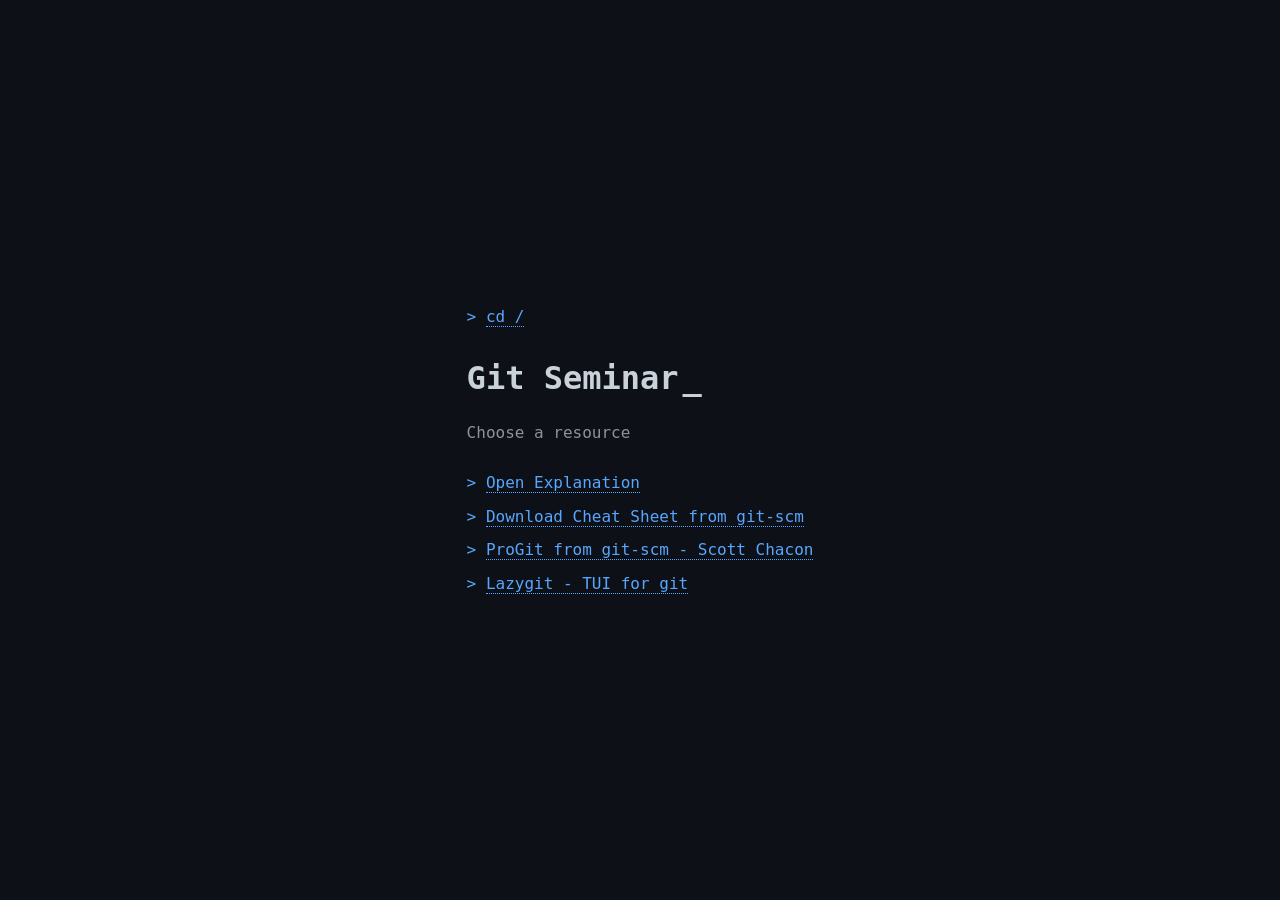
<file: docs/index.html>
<!doctype html>
<html lang="en">
  <head>
    <meta charset="UTF-8" />
    <meta name="viewport" content="width=device-width, initial-scale=1.0" />

    <!-- FIXED: correct rel + type -->
    <link rel="stylesheet" href="style.css" />

    <title>Git Seminar</title>
  </head>

  <body class="home">
    <main>
      <p class="prompt"><a href="https://develssn.github.io/">cd /</a></p>
      <div class="block">
        <h1 class="cursor">Git Seminar</h1>
        <p class="muted">Choose a resource</p>
      </div>

      <div class="block">
        <p class="prompt">
          <a href="explanation.html">Open Explanation</a>
        </p>

        <p class="prompt">
          <a href="cheat-sheet.pdf" target="_blank"
            >Download Cheat Sheet from git-scm</a
          >
        </p>

        <p class="prompt">
          <a href="https://git-scm.com/book/en/v2" target="_blank"
            >ProGit from git-scm - Scott Chacon</a
          >
        </p>

        <p class="prompt">
          <a href="https://github.com/jesseduffield/lazygit" target="_blank"
            >Lazygit - TUI for git</a
          >
        </p>
      </div>
    </main>
  </body>
</html>
</file>
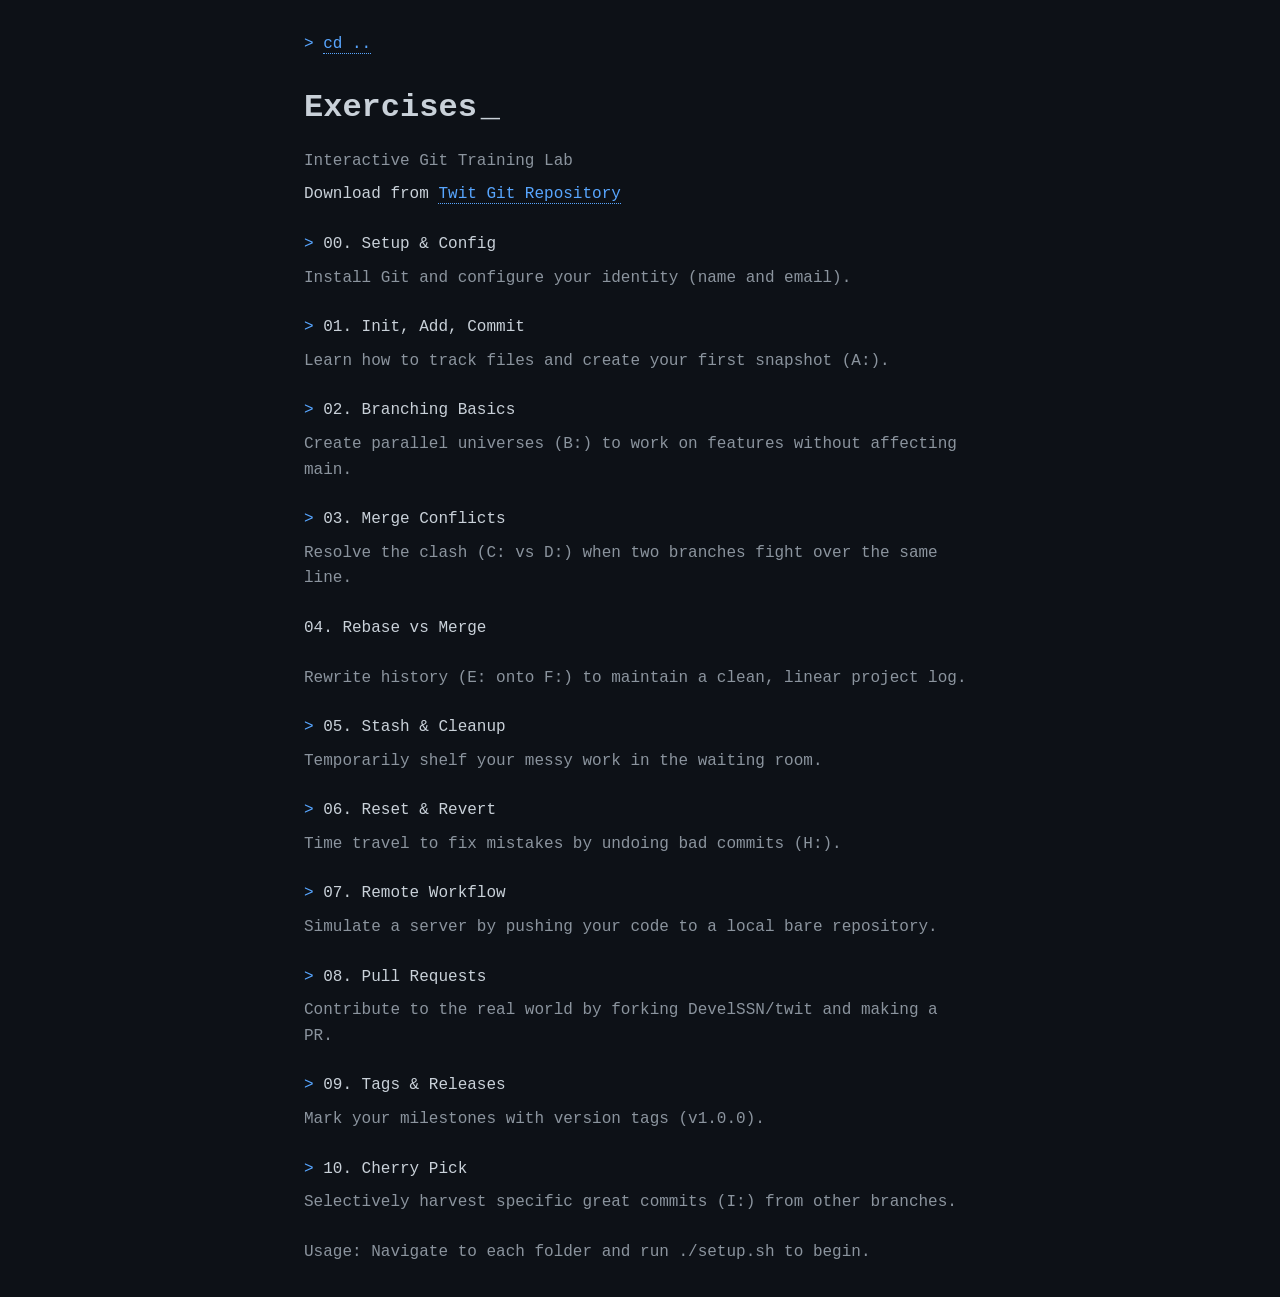
<file: docs/exercises.html>
<!doctype html>
<html lang="en">
  <head>
    <meta charset="UTF-8" />
    <meta name="viewport" content="width=device-width, initial-scale=1.0" />
    <link rel="stylesheet" href="style.css" />
    <title>Git Exercises - Twit</title>
  </head>
  <body>
    <main>
      <p class="prompt"><a href="/">cd ..</a></p>

      <div class="block">
        <h1 class="cursor">Exercises</h1>
        <p class="muted">Interactive Git Training Lab</p>
        <p>
          Download from
          <a href="https://github.com/DevelSSN/twit.git">Twit Git Repository</a>
        </p>
      </div>

      <div class="block">
        <div class="project">
          <p class="prompt">00. Setup & Config</p>
          <p class="muted">
            Install Git and configure your identity (name and email).
          </p>
        </div>

        <div class="project">
          <p class="prompt">01. Init, Add, Commit</p>
          <p class="muted">
            Learn how to track files and create your first snapshot (A:).
          </p>
        </div>

        <div class="project">
          <p class="prompt">02. Branching Basics</p>
          <p class="muted">
            Create parallel universes (B:) to work on features without affecting
            main.
          </p>
        </div>

        <div class="project">
          <p class="prompt">03. Merge Conflicts</p>
          <p class="muted">
            Resolve the clash (C: vs D:) when two branches fight over the same
            line.
          </p>
        </div>

        <div class="project">
          <p class="project">04. Rebase vs Merge</p>
          <p class="muted">
            Rewrite history (E: onto F:) to maintain a clean, linear project
            log.
          </p>
        </div>

        <div class="project">
          <p class="prompt">05. Stash & Cleanup</p>
          <p class="muted">
            Temporarily shelf your messy work in the waiting room.
          </p>
        </div>

        <div class="project">
          <p class="prompt">06. Reset & Revert</p>
          <p class="muted">
            Time travel to fix mistakes by undoing bad commits (H:).
          </p>
        </div>

        <div class="project">
          <p class="prompt">07. Remote Workflow</p>
          <p class="muted">
            Simulate a server by pushing your code to a local bare repository.
          </p>
        </div>

        <div class="project">
          <p class="prompt">08. Pull Requests</p>
          <p class="muted">
            Contribute to the real world by forking DevelSSN/twit and making a
            PR.
          </p>
        </div>

        <div class="project">
          <p class="prompt">09. Tags & Releases</p>
          <p class="muted">Mark your milestones with version tags (v1.0.0).</p>
        </div>

        <div class="project">
          <p class="prompt">10. Cherry Pick</p>
          <p class="muted">
            Selectively harvest specific great commits (I:) from other branches.
          </p>
        </div>
      </div>

      <div class="block">
        <p class="muted">
          Usage: Navigate to each folder and run ./setup.sh to begin.
        </p>
      </div>
    </main>
  </body>
</html>
</file>
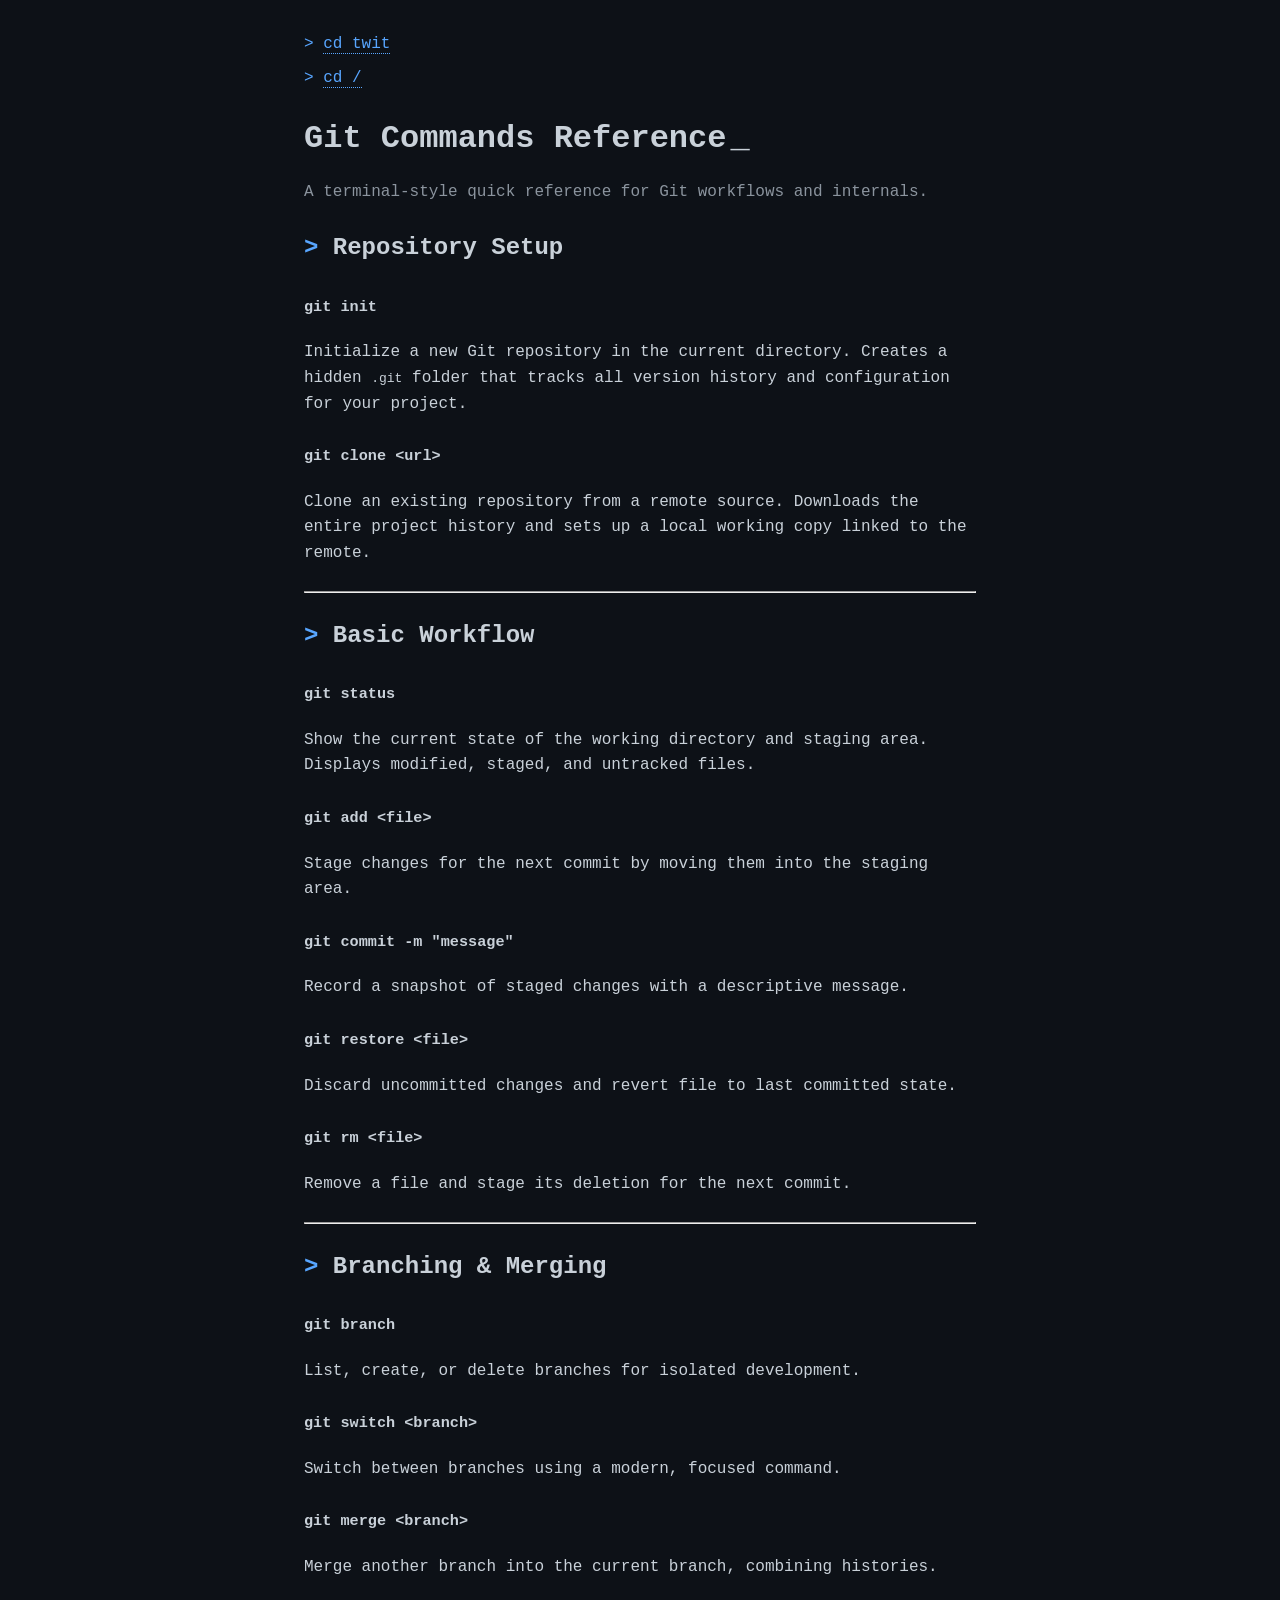
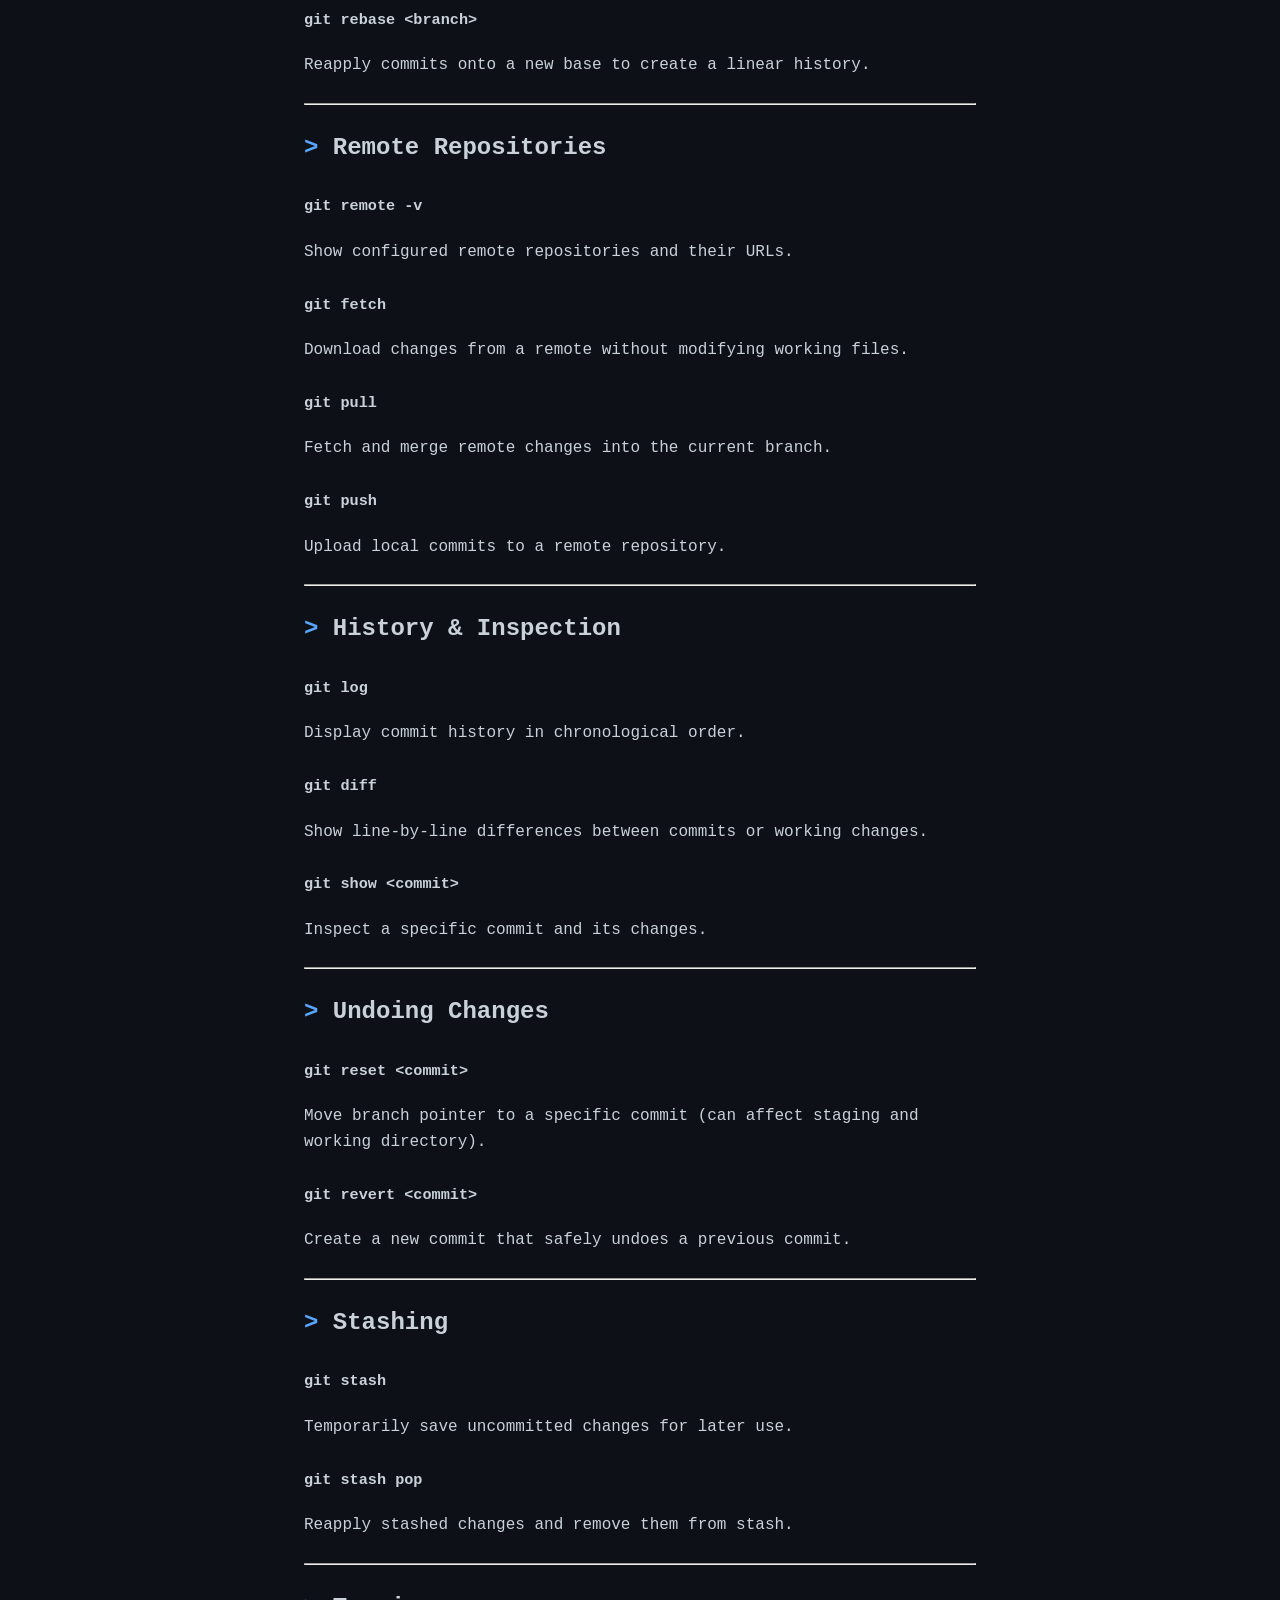
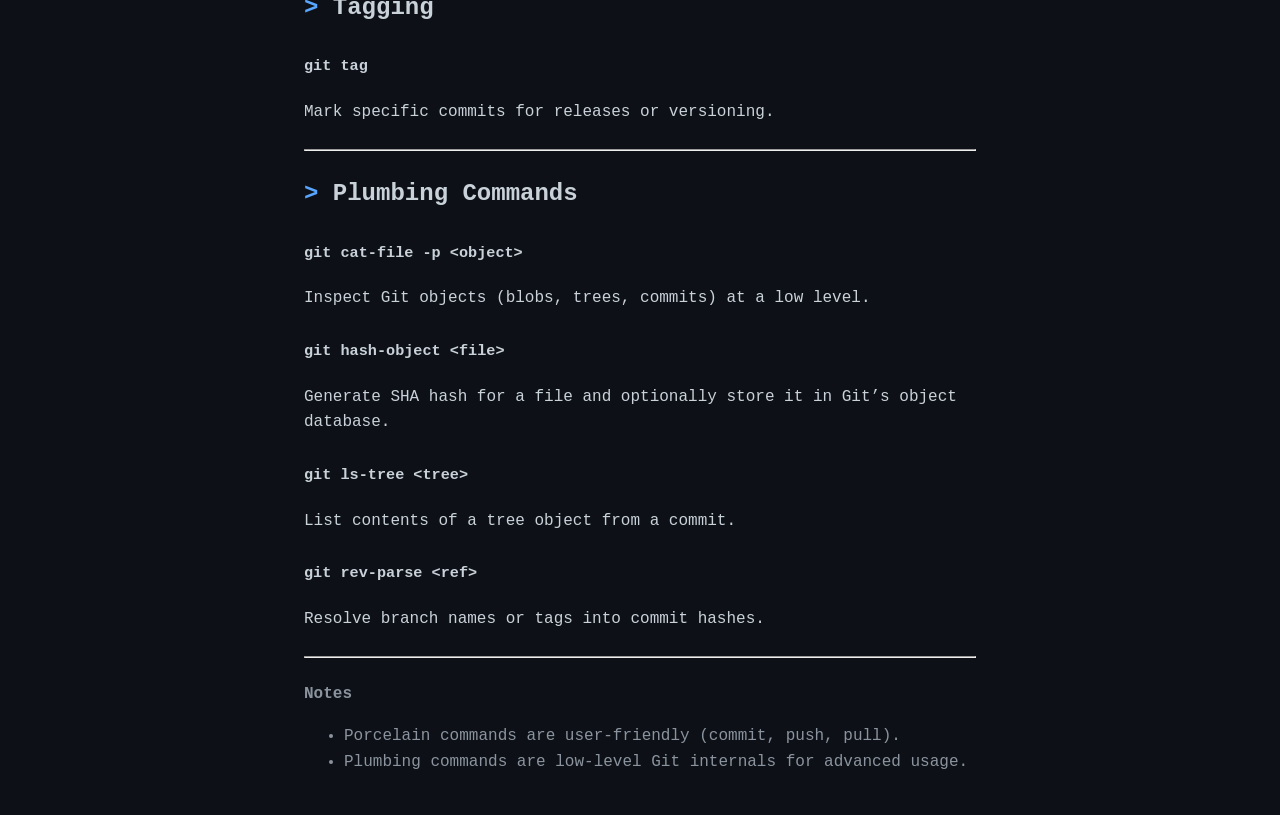
<file: docs/explanation.html>
<!doctype html>
<html lang="en">
  <head>
    <meta charset="UTF-8" />
    <meta name="viewport" content="width=device-width, initial-scale=1" />
    <title></title>
    <link href="style.css" rel="stylesheet" />
  </head>
  <body>
    <main>
      <p class="prompt"><a href="/twit">cd twit</a></p>
      <p class="prompt"><a href="/">cd /</a></p>
      <h1 class="cursor">Git Commands Reference</h1>
      <p class="muted">
        A terminal-style quick reference for Git workflows and internals.
      </p>

      <div class="block">
        <h2 class="prompt">Repository Setup</h2>

        <div class="project">
          <h3><code>git init</code></h3>
          <p>
            Initialize a new Git repository in the current directory. Creates a
            hidden <code>.git</code> folder that tracks all version history and
            configuration for your project.
          </p>
        </div>

        <div class="project">
          <h3><code>git clone &lt;url&gt;</code></h3>
          <p>
            Clone an existing repository from a remote source. Downloads the
            entire project history and sets up a local working copy linked to
            the remote.
          </p>
        </div>
      </div>

      <hr />

      <div class="block">
        <h2 class="prompt">Basic Workflow</h2>

        <div class="project">
          <h3><code>git status</code></h3>
          <p>
            Show the current state of the working directory and staging area.
            Displays modified, staged, and untracked files.
          </p>
        </div>

        <div class="project">
          <h3><code>git add &lt;file&gt;</code></h3>
          <p>
            Stage changes for the next commit by moving them into the staging
            area.
          </p>
        </div>

        <div class="project">
          <h3><code>git commit -m "message"</code></h3>
          <p>Record a snapshot of staged changes with a descriptive message.</p>
        </div>

        <div class="project">
          <h3><code>git restore &lt;file&gt;</code></h3>
          <p>
            Discard uncommitted changes and revert file to last committed state.
          </p>
        </div>

        <div class="project">
          <h3><code>git rm &lt;file&gt;</code></h3>
          <p>Remove a file and stage its deletion for the next commit.</p>
        </div>
      </div>

      <hr />

      <div class="block">
        <h2 class="prompt">Branching & Merging</h2>

        <div class="project">
          <h3><code>git branch</code></h3>
          <p>List, create, or delete branches for isolated development.</p>
        </div>

        <div class="project">
          <h3><code>git switch &lt;branch&gt;</code></h3>
          <p>Switch between branches using a modern, focused command.</p>
        </div>

        <div class="project">
          <h3><code>git merge &lt;branch&gt;</code></h3>
          <p>
            Merge another branch into the current branch, combining histories.
          </p>
        </div>

        <div class="project">
          <h3><code>git rebase &lt;branch&gt;</code></h3>
          <p>Reapply commits onto a new base to create a linear history.</p>
        </div>
      </div>

      <hr />

      <div class="block">
        <h2 class="prompt">Remote Repositories</h2>

        <div class="project">
          <h3><code>git remote -v</code></h3>
          <p>Show configured remote repositories and their URLs.</p>
        </div>

        <div class="project">
          <h3><code>git fetch</code></h3>
          <p>Download changes from a remote without modifying working files.</p>
        </div>

        <div class="project">
          <h3><code>git pull</code></h3>
          <p>Fetch and merge remote changes into the current branch.</p>
        </div>

        <div class="project">
          <h3><code>git push</code></h3>
          <p>Upload local commits to a remote repository.</p>
        </div>
      </div>

      <hr />

      <div class="block">
        <h2 class="prompt">History & Inspection</h2>

        <div class="project">
          <h3><code>git log</code></h3>
          <p>Display commit history in chronological order.</p>
        </div>

        <div class="project">
          <h3><code>git diff</code></h3>
          <p>
            Show line-by-line differences between commits or working changes.
          </p>
        </div>

        <div class="project">
          <h3><code>git show &lt;commit&gt;</code></h3>
          <p>Inspect a specific commit and its changes.</p>
        </div>
      </div>

      <hr />

      <div class="block">
        <h2 class="prompt">Undoing Changes</h2>

        <div class="project">
          <h3><code>git reset &lt;commit&gt;</code></h3>
          <p>
            Move branch pointer to a specific commit (can affect staging and
            working directory).
          </p>
        </div>

        <div class="project">
          <h3><code>git revert &lt;commit&gt;</code></h3>
          <p>Create a new commit that safely undoes a previous commit.</p>
        </div>
      </div>

      <hr />

      <div class="block">
        <h2 class="prompt">Stashing</h2>

        <div class="project">
          <h3><code>git stash</code></h3>
          <p>Temporarily save uncommitted changes for later use.</p>
        </div>

        <div class="project">
          <h3><code>git stash pop</code></h3>
          <p>Reapply stashed changes and remove them from stash.</p>
        </div>
      </div>

      <hr />

      <div class="block">
        <h2 class="prompt">Tagging</h2>

        <div class="project">
          <h3><code>git tag</code></h3>
          <p>Mark specific commits for releases or versioning.</p>
        </div>
      </div>

      <hr />

      <div class="block">
        <h2 class="prompt">Plumbing Commands</h2>

        <div class="project">
          <h3><code>git cat-file -p &lt;object&gt;</code></h3>
          <p>Inspect Git objects (blobs, trees, commits) at a low level.</p>
        </div>

        <div class="project">
          <h3><code>git hash-object &lt;file&gt;</code></h3>
          <p>
            Generate SHA hash for a file and optionally store it in Git’s object
            database.
          </p>
        </div>

        <div class="project">
          <h3><code>git ls-tree &lt;tree&gt;</code></h3>
          <p>List contents of a tree object from a commit.</p>
        </div>

        <div class="project">
          <h3><code>git rev-parse &lt;ref&gt;</code></h3>
          <p>Resolve branch names or tags into commit hashes.</p>
        </div>
      </div>

      <hr />

      <div class="block muted">
        <p><strong>Notes</strong></p>
        <ul>
          <li>Porcelain commands are user-friendly (commit, push, pull).</li>
          <li>
            Plumbing commands are low-level Git internals for advanced usage.
          </li>
        </ul>
      </div>
    </main>
  </body>
</html>
</file>
<file: docs/style.css>
/* ===== Theme ===== */
:root {
  --bg: #0d1117;
  --text: #c9d1d9;
  --accent: #58a6ff;
  --muted: #8b949e;
}

/* ===== Base ===== */
* {
  box-sizing: border-box;
}

body {
  margin: 0;
  font-family: "JetBrains Mono", monospace;
  background: var(--bg);
  color: var(--text);
  line-height: 1.6;
}

/* ===== Layout ===== */
main {
  max-width: 720px;
  margin: auto;
  padding: 24px;
}

/* Center only homepage */
body.home {
  display: flex;
  align-items: center;
  justify-content: center;
  height: 100vh;
}

/* ===== Typography ===== */
h1 {
  font-weight: 700;
  margin-bottom: 1rem;
}

p {
  margin: 0.5rem 0;
}

.muted {
  color: var(--muted);
}

/* ===== Links ===== */
a {
  color: var(--accent);
  text-decoration: none;
  border-bottom: 1px dotted var(--accent);
}

a:hover {
  opacity: 0.8;
}

/* ===== Terminal UI ===== */
.prompt::before {
  content: "> ";
  color: var(--accent);
}

.block {
  margin-top: 1.5rem;
}

/* ===== Projects ===== */
.project {
  margin: 1.5rem 0;
}

/* ===== Cursor animation ===== */
.cursor::after {
  content: "_";
  margin-left: 4px;
  animation: blink 1s steps(2, start) infinite;
}

@keyframes blink {
  to {
    visibility: hidden;
  }
}

/* ===== Responsive ===== */
@media (max-width: 600px) {
  body.home {
    align-items: flex-start;
    padding-top: 40px;
    height: auto;
  }
}
</file>
